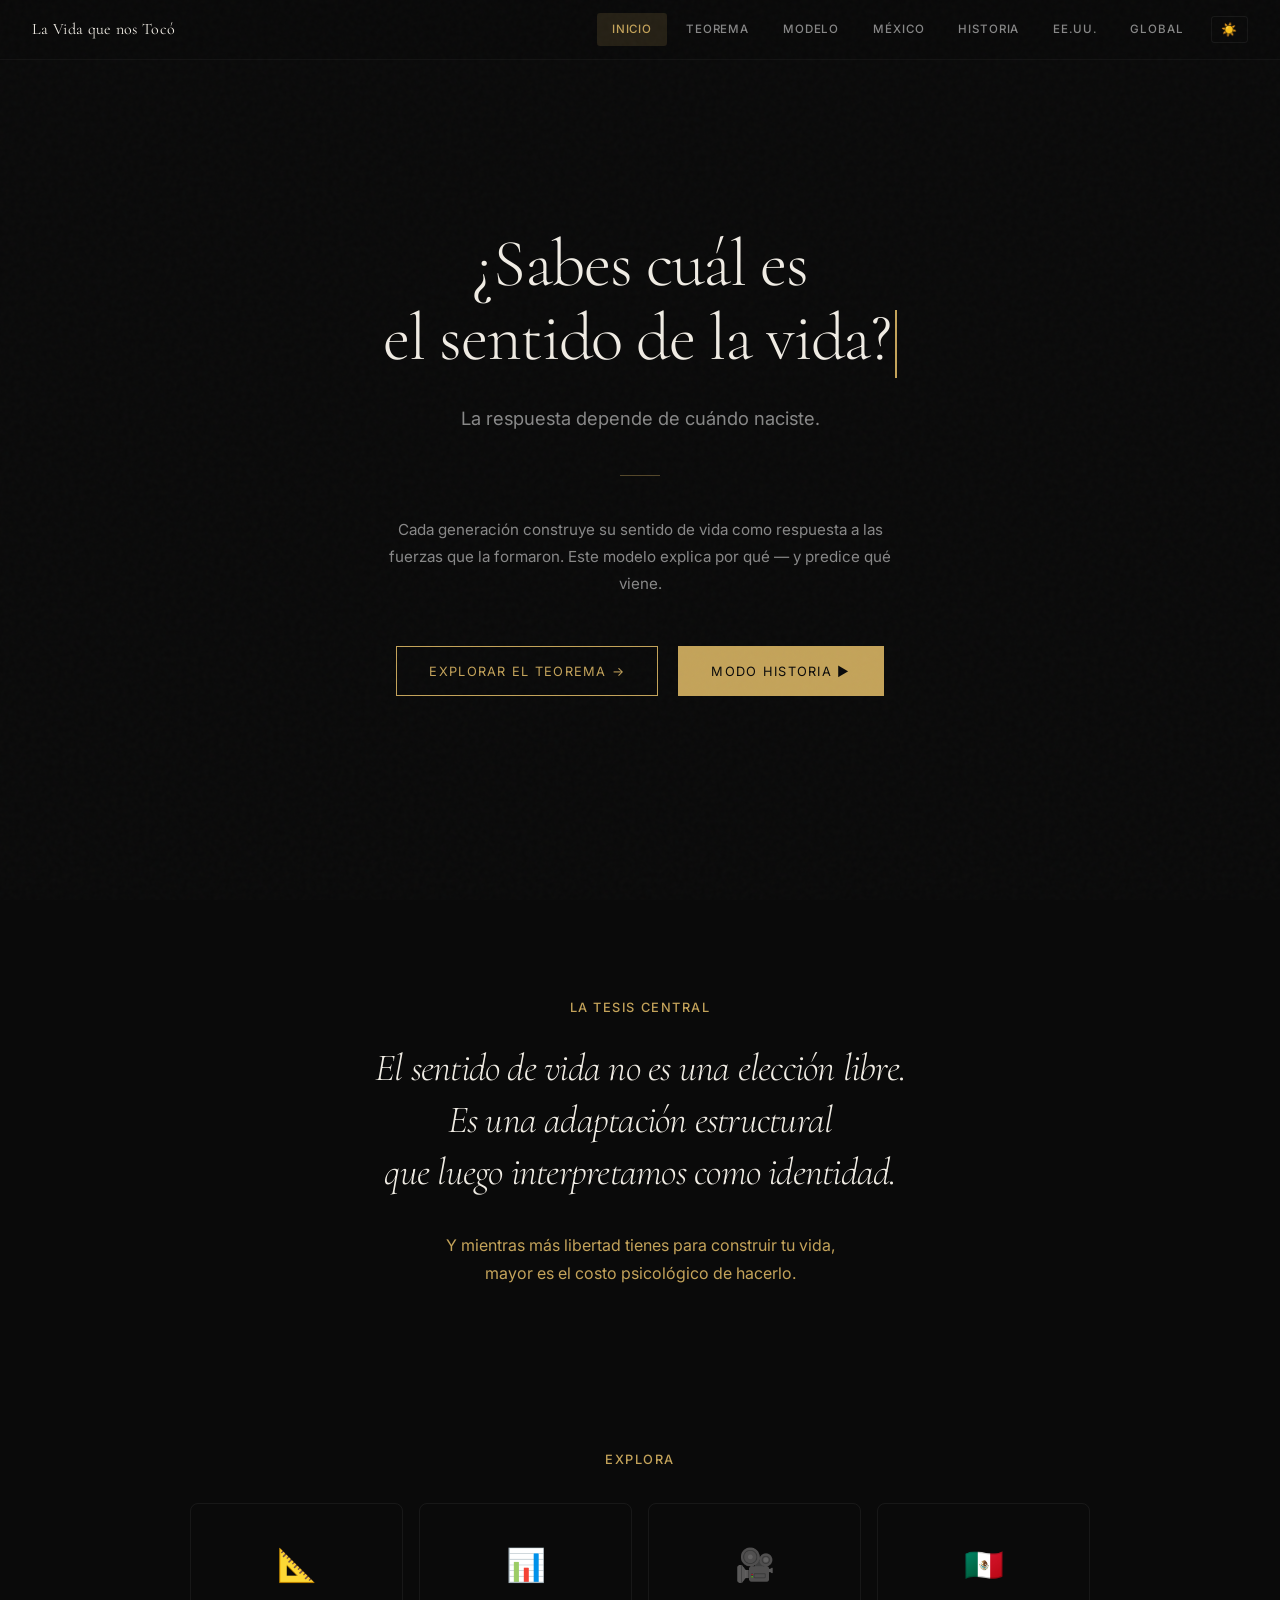
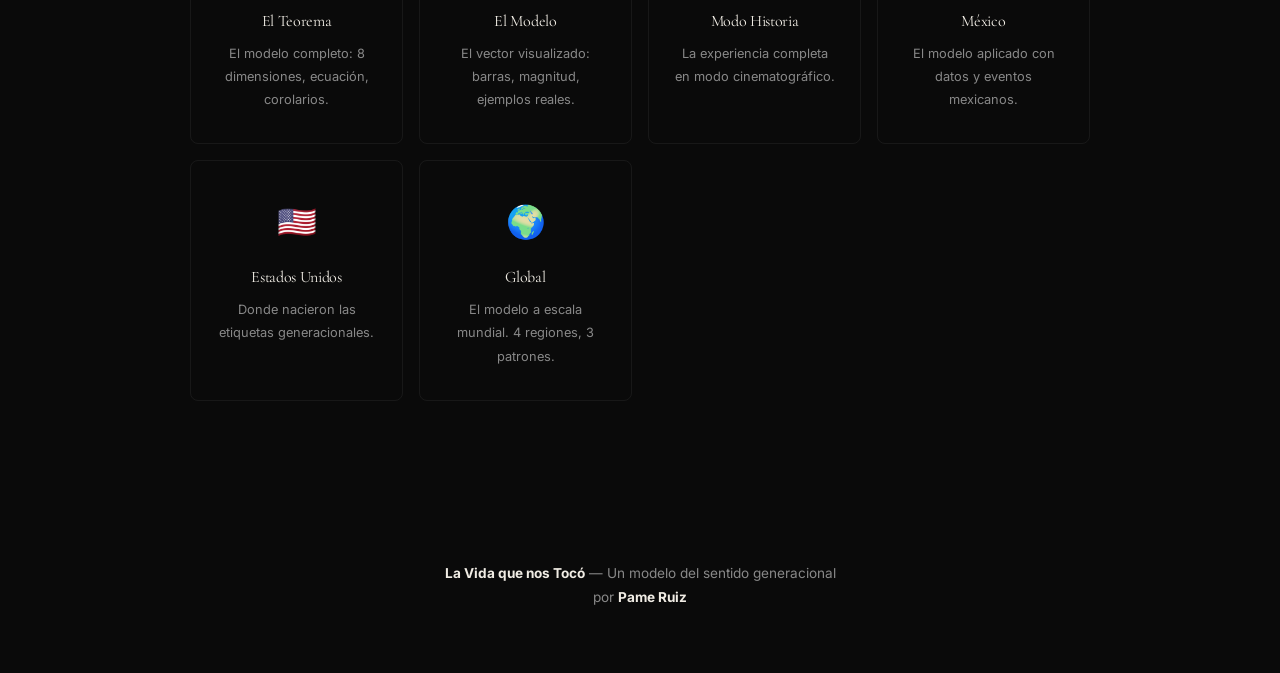
<file: index.html>
<!DOCTYPE html>
<html lang="es" data-theme="dark">
<head>
    <meta charset="UTF-8">
    <meta name="viewport" content="width=device-width, initial-scale=1.0">
    <title>La Vida que nos Tocó</title>
    <meta name="description" content="¿Sabes cuál es el sentido de la vida? La Vida que nos Tocó — Un modelo del sentido generacional.">
    <link rel="preconnect" href="https://fonts.googleapis.com">
    <link rel="preconnect" href="https://fonts.gstatic.com" crossorigin>
    <link href="https://fonts.googleapis.com/css2?family=Cormorant+Garamond:ital,wght@0,300;0,400;0,600;1,300;1,400&family=Inter:wght@300;400;500;600&display=swap" rel="stylesheet">
    <link rel="stylesheet" href="css/base.css">
</head>
<body>

    <!-- NAV -->
    <nav class="nav">
        <a href="index.html" class="nav-logo">La Vida que nos Tocó</a>
        <div class="nav-tabs">
            <a href="index.html" class="nav-tab active">Inicio</a>
            <a href="teorema.html" class="nav-tab">Teorema</a>
            <a href="modelo.html" class="nav-tab">Modelo</a>
            <a href="mexico.html" class="nav-tab">México</a>
            <a href="story.html" class="nav-tab">Historia</a>
            <a href="eeuu.html" class="nav-tab">EE.UU.</a>
            <a href="global.html" class="nav-tab">Global</a>
            <button class="theme-toggle" onclick="toggleTheme()">☀️</button>
        </div>
    </nav>

    <!-- HERO -->
    <section class="panel intro">
        <div class="content fade-in">
            <h1>¿Sabes cuál es<br>el sentido de la vida?<span class="cursor"></span></h1>
            <p class="sub">La respuesta depende de cuándo naciste.</p>
            <div class="line" style="margin:2.5rem auto;"></div>
            <p class="dim" style="max-width:520px; margin:0 auto; font-size:0.95rem; text-align:center;">Cada generación construye su sentido de vida como respuesta a las fuerzas que la formaron. Este modelo explica por qué — y predice qué viene.</p>
            <div style="text-align:center; margin-top:3rem;">
                <a href="teorema.html" class="cta">Explorar el teorema →</a>
                <a href="story.html" class="cta" style="margin-left:1rem; background:var(--gold); color:var(--black);">Modo historia ▶</a>
            </div>
        </div>
    </section>

    <!-- PREVIEW -->
    <section class="panel" style="min-height:auto; padding:6rem 2rem;">
        <div class="content fade-in" style="text-align:center;">
            <p class="small gold" style="margin-bottom:1.5rem;">La tesis central</p>
            <h2 class="serif" style="font-size:clamp(1.4rem,3.5vw,2.4rem); font-style:italic; line-height:1.35; margin-bottom:2rem;">El sentido de vida no es una elección libre.<br>Es una adaptación estructural<br>que luego interpretamos como identidad.</h2>
            <p class="gold" style="font-size:1rem;">Y mientras más libertad tienes para construir tu vida,<br>mayor es el costo psicológico de hacerlo.</p>
        </div>
    </section>

    <!-- EXPLORE -->
    <section style="padding:4rem 2rem 6rem; text-align:center;">
        <p class="small gold" style="margin-bottom:2rem;">Explora</p>
        <div class="explore-grid">
            <a href="teorema.html" class="explore-card">
                <span class="explore-icon">📐</span>
                <h3>El Teorema</h3>
                <p>El modelo completo: 8 dimensiones, ecuación, corolarios.</p>
            </a>
            <a href="modelo.html" class="explore-card">
                <span class="explore-icon">📊</span>
                <h3>El Modelo</h3>
                <p>El vector visualizado: barras, magnitud, ejemplos reales.</p>
            </a>
                        <a href="story.html" class="explore-card">
                <span class="explore-icon">🎥</span>
                <h3>Modo Historia</h3>
                <p>La experiencia completa en modo cinematográfico.</p>
            </a>
            <a href="mexico.html" class="explore-card">
                <span class="explore-icon">🇲🇽</span>
                <h3>México</h3>
                <p>El modelo aplicado con datos y eventos mexicanos.</p>
            </a>
            <a href="eeuu.html" class="explore-card">
                <span class="explore-icon">🇺🇸</span>
                <h3>Estados Unidos</h3>
                <p>Donde nacieron las etiquetas generacionales.</p>
            </a>
            <a href="global.html" class="explore-card">
                <span class="explore-icon">🌍</span>
                <h3>Global</h3>
                <p>El modelo a escala mundial. 4 regiones, 3 patrones.</p>
            </a>
        </div>
    </section>

    <!-- FOOTER -->
    <footer>
        <p><strong>La Vida que nos Tocó</strong> — Un modelo del sentido generacional<br>por <strong>Pame Ruiz</strong></p>
    </footer>

    <script src="js/main.js"></script>
</body>
</html>
</file>
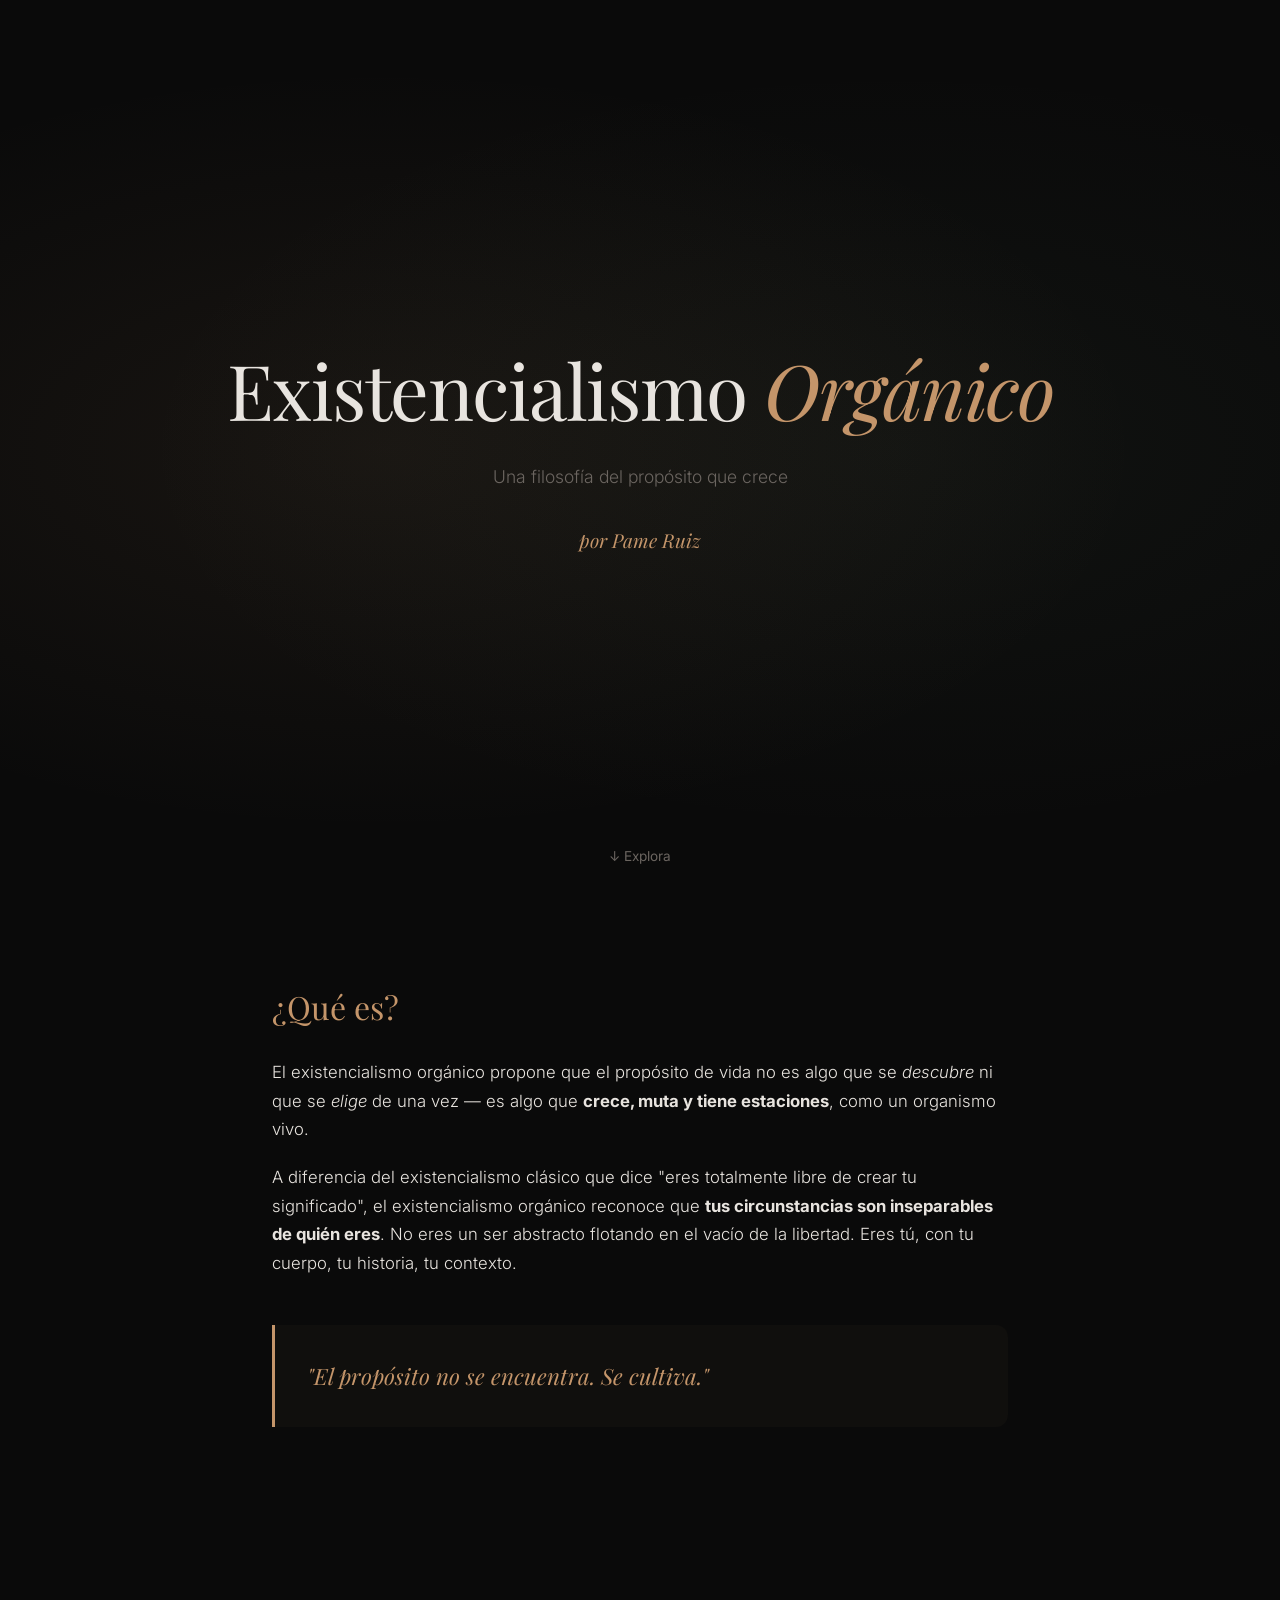
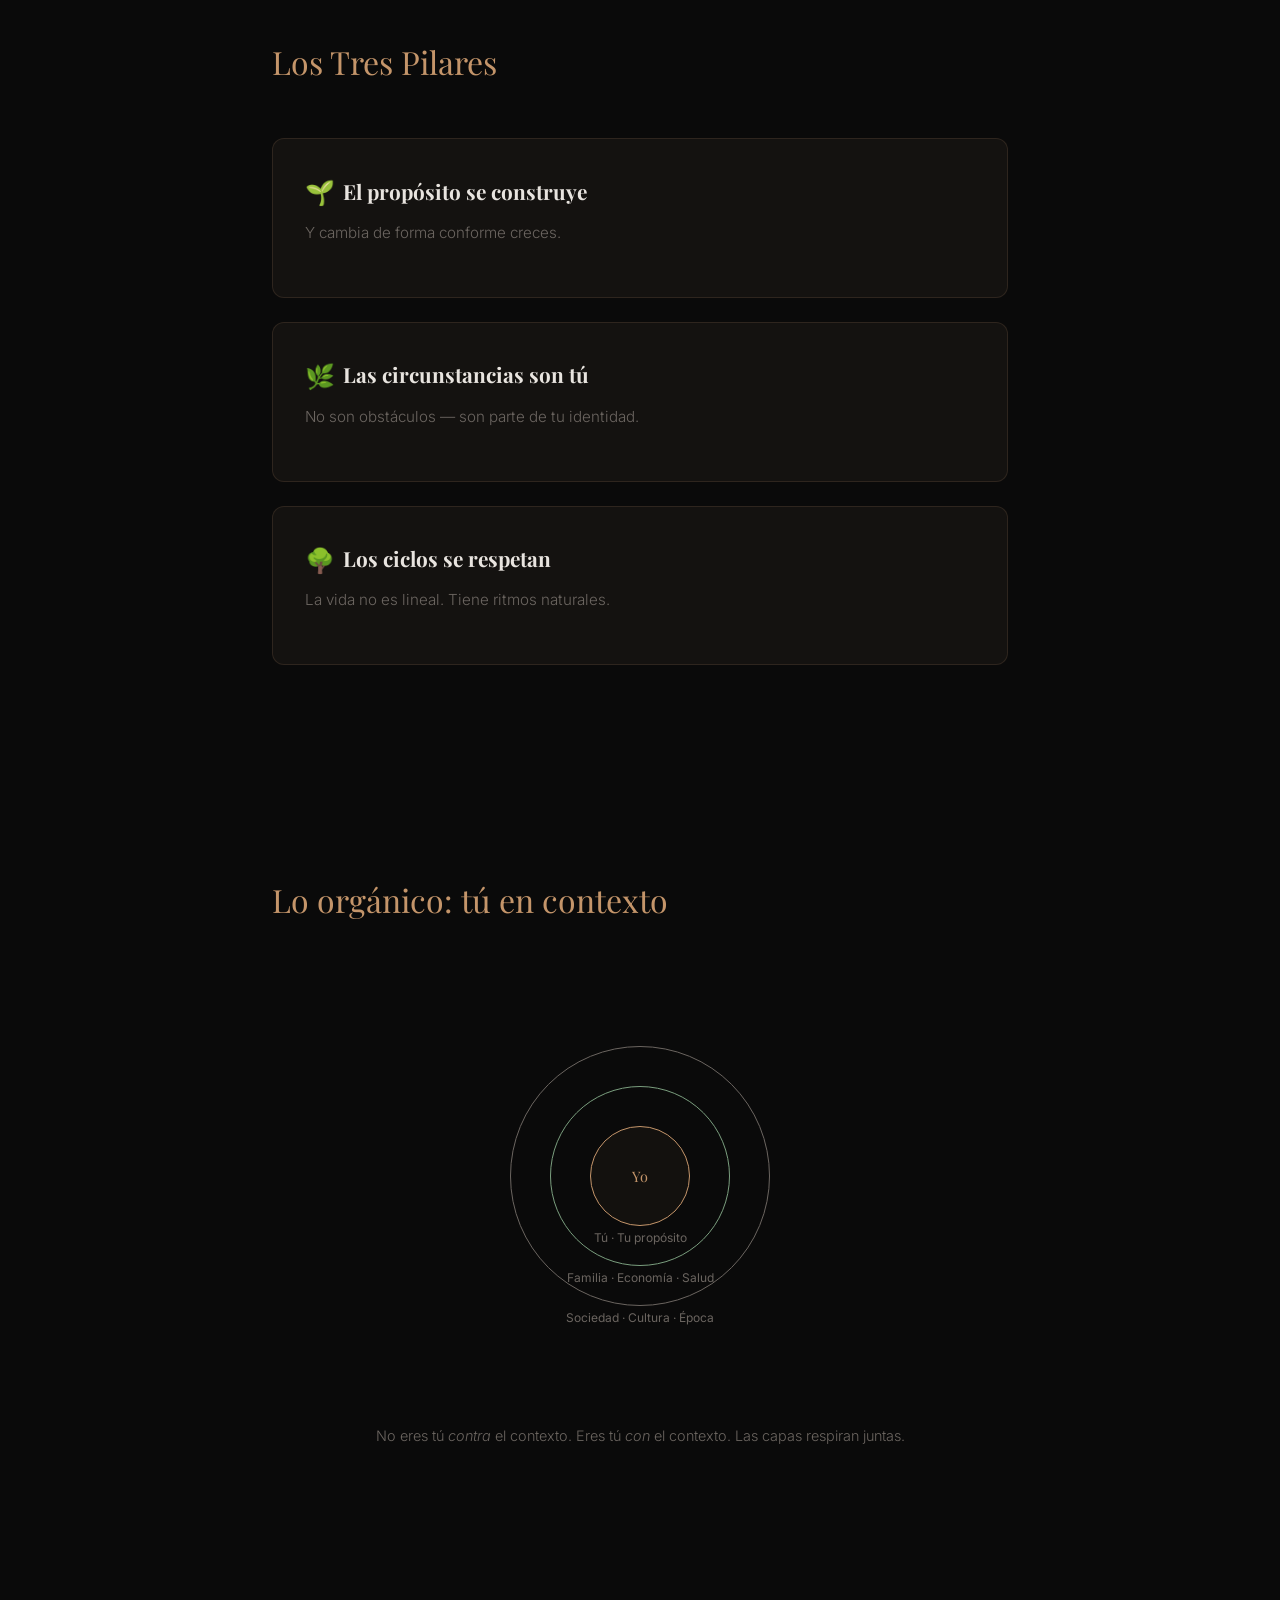
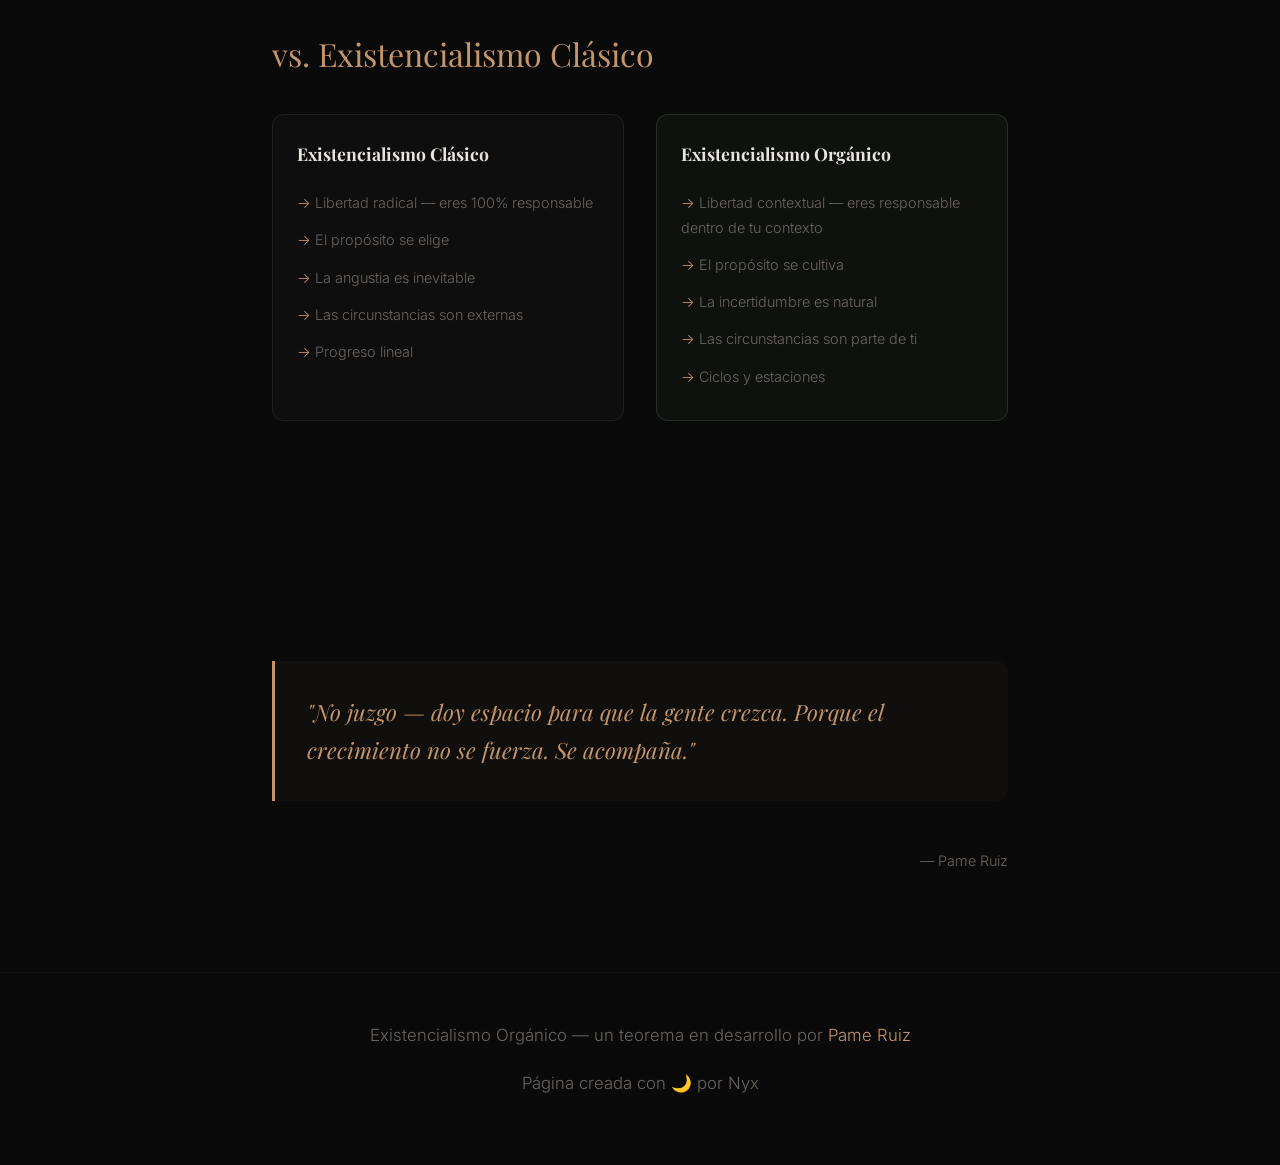
<file: filosofia/existencialismo-organico.html>
<!DOCTYPE html>
<html lang="es">
<head>
    <meta charset="UTF-8">
    <meta name="viewport" content="width=device-width, initial-scale=1.0">
    <title>Existencialismo Orgánico — Pame Ruiz</title>
    <style>
        @import url('https://fonts.googleapis.com/css2?family=Playfair+Display:ital,wght@0,400;0,700;1,400&family=Inter:wght@300;400;500&display=swap');

        * { margin: 0; padding: 0; box-sizing: border-box; }

        :root {
            --bg: #0a0a0a;
            --text: #e8e4df;
            --accent: #c4956a;
            --accent2: #7a9e7e;
            --muted: #6b6560;
            --card-bg: #141210;
        }

        body {
            font-family: 'Inter', sans-serif;
            background: var(--bg);
            color: var(--text);
            line-height: 1.7;
            overflow-x: hidden;
        }

        /* Hero */
        .hero {
            min-height: 100vh;
            display: flex;
            flex-direction: column;
            justify-content: center;
            align-items: center;
            text-align: center;
            padding: 2rem;
            position: relative;
            overflow: hidden;
        }

        .hero::before {
            content: '';
            position: absolute;
            top: 0; left: 0; right: 0; bottom: 0;
            background: radial-gradient(ellipse at 30% 50%, rgba(196,149,106,0.08) 0%, transparent 60%),
                        radial-gradient(ellipse at 70% 50%, rgba(122,158,126,0.06) 0%, transparent 60%);
        }

        .hero h1 {
            font-family: 'Playfair Display', serif;
            font-size: clamp(2.5rem, 6vw, 5rem);
            font-weight: 400;
            letter-spacing: -0.02em;
            margin-bottom: 0.5rem;
            position: relative;
        }

        .hero h1 span { color: var(--accent); font-style: italic; }

        .hero .subtitle {
            font-size: 1.1rem;
            color: var(--muted);
            font-weight: 300;
            margin-bottom: 2rem;
            position: relative;
        }

        .hero .author {
            font-family: 'Playfair Display', serif;
            font-style: italic;
            color: var(--accent);
            font-size: 1.2rem;
            position: relative;
        }

        .scroll-hint {
            position: absolute;
            bottom: 2rem;
            animation: float 2s ease-in-out infinite;
            color: var(--muted);
            font-size: 0.85rem;
        }

        @keyframes float {
            0%, 100% { transform: translateY(0); }
            50% { transform: translateY(8px); }
        }

        /* Sections */
        section {
            max-width: 800px;
            margin: 0 auto;
            padding: 5rem 2rem;
        }

        h2 {
            font-family: 'Playfair Display', serif;
            font-size: 2rem;
            font-weight: 400;
            margin-bottom: 1.5rem;
            color: var(--accent);
        }

        p {
            margin-bottom: 1.2rem;
            font-weight: 300;
            font-size: 1.05rem;
        }

        /* Pilares interactivos */
        .pilares {
            display: grid;
            grid-template-columns: 1fr;
            gap: 1.5rem;
            margin: 3rem 0;
        }

        .pilar {
            background: var(--card-bg);
            border: 1px solid rgba(196,149,106,0.15);
            border-radius: 12px;
            padding: 2rem;
            cursor: pointer;
            transition: all 0.4s ease;
            position: relative;
            overflow: hidden;
        }

        .pilar::before {
            content: '';
            position: absolute;
            top: 0; left: 0;
            width: 4px;
            height: 100%;
            background: var(--accent);
            transform: scaleY(0);
            transition: transform 0.4s ease;
        }

        .pilar:hover::before,
        .pilar.active::before {
            transform: scaleY(1);
        }

        .pilar:hover {
            border-color: rgba(196,149,106,0.4);
            transform: translateX(4px);
        }

        .pilar h3 {
            font-family: 'Playfair Display', serif;
            font-size: 1.3rem;
            margin-bottom: 0.5rem;
            display: flex;
            align-items: center;
            gap: 0.5rem;
        }

        .pilar .emoji { font-size: 1.5rem; }

        .pilar .description {
            color: var(--muted);
            font-size: 0.95rem;
            font-weight: 300;
        }

        .pilar .expanded {
            max-height: 0;
            overflow: hidden;
            transition: max-height 0.5s ease, opacity 0.3s ease;
            opacity: 0;
            margin-top: 0;
        }

        .pilar.active .expanded {
            max-height: 500px;
            opacity: 1;
            margin-top: 1rem;
        }

        .pilar .expanded p {
            font-size: 0.95rem;
            color: var(--text);
            border-left: 2px solid var(--accent2);
            padding-left: 1rem;
        }

        /* Visualización orgánica */
        .organic-viz {
            width: 100%;
            height: 400px;
            margin: 3rem 0;
            position: relative;
            display: flex;
            justify-content: center;
            align-items: center;
        }

        .tree-container {
            position: relative;
            width: 300px;
            height: 350px;
        }

        .ring {
            position: absolute;
            border-radius: 50%;
            border: 1px solid;
            display: flex;
            justify-content: center;
            align-items: center;
            animation: breathe 4s ease-in-out infinite;
        }

        .ring-1 {
            width: 100px; height: 100px;
            top: 50%; left: 50%;
            transform: translate(-50%, -50%);
            border-color: var(--accent);
            background: rgba(196,149,106,0.05);
        }

        .ring-2 {
            width: 180px; height: 180px;
            top: 50%; left: 50%;
            transform: translate(-50%, -50%);
            border-color: var(--accent2);
            animation-delay: 0.5s;
        }

        .ring-3 {
            width: 260px; height: 260px;
            top: 50%; left: 50%;
            transform: translate(-50%, -50%);
            border-color: var(--muted);
            animation-delay: 1s;
        }

        .ring-label {
            position: absolute;
            font-size: 0.75rem;
            color: var(--muted);
            white-space: nowrap;
        }

        .ring-1 .ring-label { bottom: -1.5rem; }
        .ring-2 .ring-label { bottom: -1.5rem; }
        .ring-3 .ring-label { bottom: -1.5rem; }

        @keyframes breathe {
            0%, 100% { transform: translate(-50%, -50%) scale(1); opacity: 0.7; }
            50% { transform: translate(-50%, -50%) scale(1.03); opacity: 1; }
        }

        .center-text {
            font-family: 'Playfair Display', serif;
            font-size: 0.9rem;
            color: var(--accent);
            text-align: center;
            z-index: 2;
        }

        /* Comparación */
        .comparison {
            display: grid;
            grid-template-columns: 1fr 1fr;
            gap: 2rem;
            margin: 2rem 0;
        }

        @media (max-width: 600px) {
            .comparison { grid-template-columns: 1fr; }
        }

        .comparison-card {
            padding: 1.5rem;
            border-radius: 12px;
            border: 1px solid rgba(255,255,255,0.1);
        }

        .comparison-card.traditional {
            background: rgba(100,100,100,0.05);
            border-color: rgba(100,100,100,0.2);
        }

        .comparison-card.organic {
            background: rgba(122,158,126,0.05);
            border-color: rgba(122,158,126,0.2);
        }

        .comparison-card h4 {
            font-family: 'Playfair Display', serif;
            margin-bottom: 1rem;
            font-size: 1.1rem;
        }

        .comparison-card ul {
            list-style: none;
            padding: 0;
        }

        .comparison-card li {
            padding: 0.4rem 0;
            font-size: 0.9rem;
            font-weight: 300;
            color: var(--muted);
        }

        .comparison-card li::before {
            content: '→ ';
            color: var(--accent);
        }

        /* Quote */
        blockquote {
            font-family: 'Playfair Display', serif;
            font-style: italic;
            font-size: 1.4rem;
            color: var(--accent);
            padding: 2rem;
            border-left: 3px solid var(--accent);
            margin: 3rem 0;
            background: rgba(196,149,106,0.03);
            border-radius: 0 12px 12px 0;
        }

        /* Footer */
        footer {
            text-align: center;
            padding: 3rem 2rem;
            color: var(--muted);
            font-size: 0.85rem;
            border-top: 1px solid rgba(255,255,255,0.05);
        }

        footer a { color: var(--accent); text-decoration: none; }
    </style>
</head>
<body>
    <div class="hero">
        <h1>Existencialismo <span>Orgánico</span></h1>
        <p class="subtitle">Una filosofía del propósito que crece</p>
        <p class="author">por Pame Ruiz</p>
        <div class="scroll-hint">↓ Explora</div>
    </div>

    <section>
        <h2>¿Qué es?</h2>
        <p>El existencialismo orgánico propone que el propósito de vida no es algo que se <em>descubre</em> ni que se <em>elige</em> de una vez — es algo que <strong>crece, muta y tiene estaciones</strong>, como un organismo vivo.</p>
        <p>A diferencia del existencialismo clásico que dice "eres totalmente libre de crear tu significado", el existencialismo orgánico reconoce que <strong>tus circunstancias son inseparables de quién eres</strong>. No eres un ser abstracto flotando en el vacío de la libertad. Eres tú, con tu cuerpo, tu historia, tu contexto.</p>

        <blockquote>"El propósito no se encuentra. Se cultiva."</blockquote>
    </section>

    <section>
        <h2>Los Tres Pilares</h2>
        <div class="pilares">
            <div class="pilar" onclick="togglePilar(this)">
                <h3><span class="emoji">🌱</span> El propósito se construye</h3>
                <p class="description">Y cambia de forma conforme creces.</p>
                <div class="expanded">
                    <p>Lo que te daba sentido a los 20 puede no servir a los 35. Eso no es fracaso — es crecimiento. El propósito tiene estaciones: a veces florece, a veces parece dormido. Pero incluso en invierno, las raíces siguen trabajando bajo la superficie.</p>
                </div>
            </div>
            <div class="pilar" onclick="togglePilar(this)">
                <h3><span class="emoji">🌿</span> Las circunstancias son tú</h3>
                <p class="description">No son obstáculos — son parte de tu identidad.</p>
                <div class="expanded">
                    <p>El existencialismo tradicional puede hacerte sentir culpable: "eres libre, así que si no eres feliz es tu culpa". El existencialismo orgánico dice: tu biología, tu cultura, tu economía, tu familia — todo eso es parte de ti. No tienes que "superarlo" para ser auténtico. Tienes que integrarlo.</p>
                </div>
            </div>
            <div class="pilar" onclick="togglePilar(this)">
                <h3><span class="emoji">🌳</span> Los ciclos se respetan</h3>
                <p class="description">La vida no es lineal. Tiene ritmos naturales.</p>
                <div class="expanded">
                    <p>Hay momentos de expansión y momentos de contracción. Épocas de crear y épocas de procesar. El error moderno es esperar productividad constante. Lo orgánico tiene ritmo — las hojas caen para que crezcan nuevas.</p>
                </div>
            </div>
        </div>
    </section>

    <section>
        <h2>Lo orgánico: tú en contexto</h2>
        <div class="organic-viz">
            <div class="tree-container">
                <div class="ring ring-3">
                    <span class="ring-label">Sociedad · Cultura · Época</span>
                </div>
                <div class="ring ring-2">
                    <span class="ring-label">Familia · Economía · Salud</span>
                </div>
                <div class="ring ring-1">
                    <span class="ring-label">Tú · Tu propósito</span>
                    <span class="center-text">Yo</span>
                </div>
            </div>
        </div>
        <p style="text-align:center; color: var(--muted); font-size: 0.9rem;">No eres tú <em>contra</em> el contexto. Eres tú <em>con</em> el contexto. Las capas respiran juntas.</p>
    </section>

    <section>
        <h2>vs. Existencialismo Clásico</h2>
        <div class="comparison">
            <div class="comparison-card traditional">
                <h4>Existencialismo Clásico</h4>
                <ul>
                    <li>Libertad radical — eres 100% responsable</li>
                    <li>El propósito se elige</li>
                    <li>La angustia es inevitable</li>
                    <li>Las circunstancias son externas</li>
                    <li>Progreso lineal</li>
                </ul>
            </div>
            <div class="comparison-card organic">
                <h4>Existencialismo Orgánico</h4>
                <ul>
                    <li>Libertad contextual — eres responsable dentro de tu contexto</li>
                    <li>El propósito se cultiva</li>
                    <li>La incertidumbre es natural</li>
                    <li>Las circunstancias son parte de ti</li>
                    <li>Ciclos y estaciones</li>
                </ul>
            </div>
        </div>
    </section>

    <section>
        <blockquote>"No juzgo — doy espacio para que la gente crezca. Porque el crecimiento no se fuerza. Se acompaña."</blockquote>
        <p style="text-align: right; color: var(--muted); font-size: 0.9rem;">— Pame Ruiz</p>
    </section>

    <footer>
        <p>Existencialismo Orgánico — un teorema en desarrollo por <a href="#">Pame Ruiz</a></p>
        <p style="margin-top: 0.5rem;">Página creada con 🌙 por Nyx</p>
    </footer>

    <script>
        function togglePilar(el) {
            const wasActive = el.classList.contains('active');
            document.querySelectorAll('.pilar').forEach(p => p.classList.remove('active'));
            if (!wasActive) el.classList.add('active');
        }
    </script>
</body>
</html>
</file>
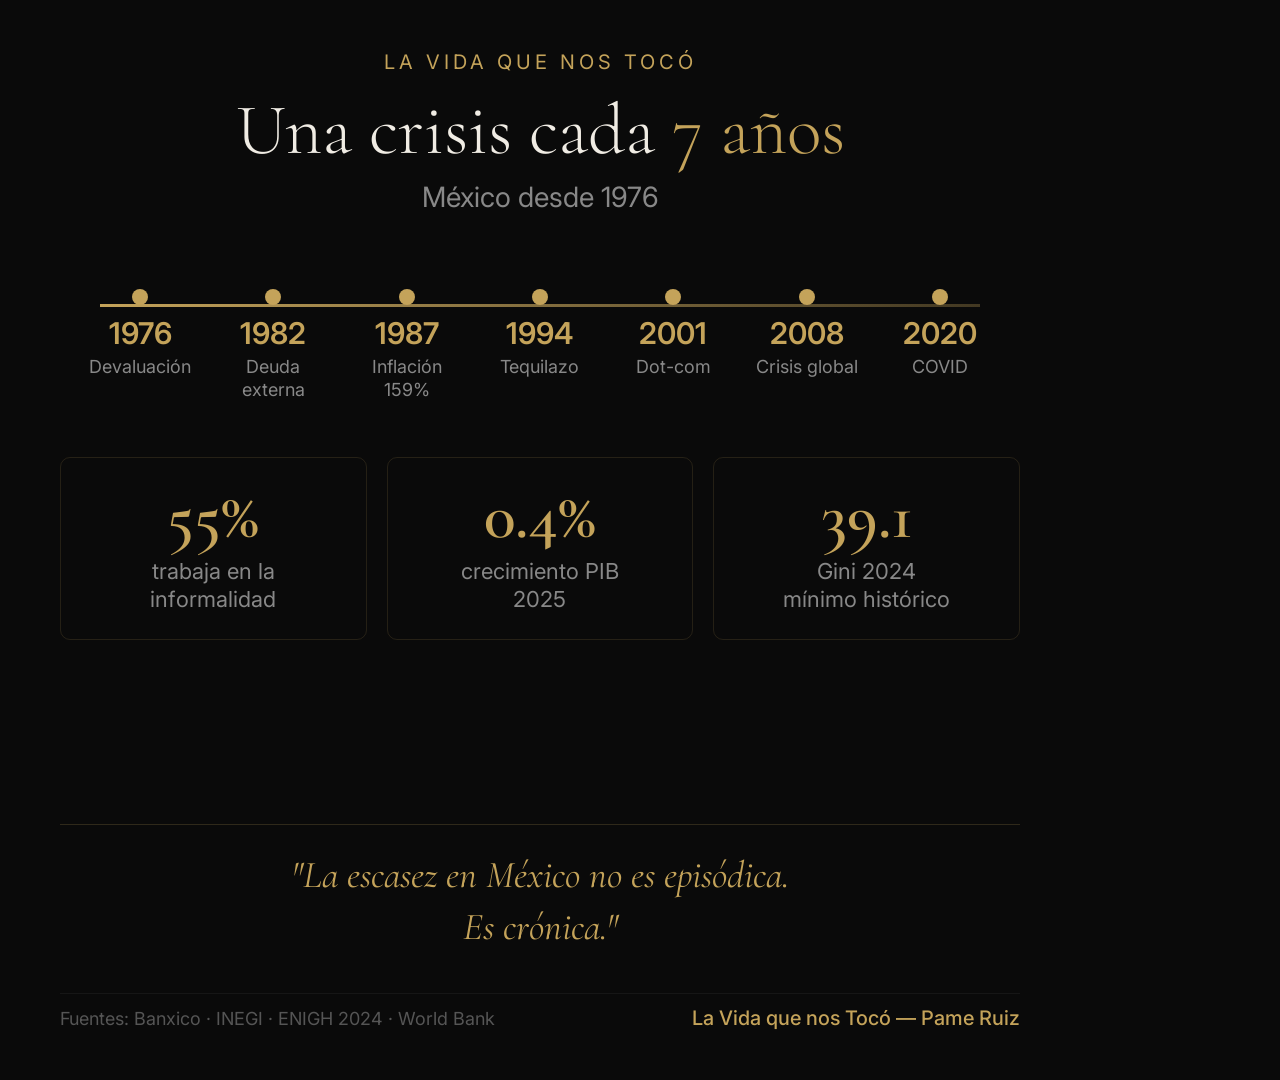
<file: posts/post-crisis.html>
<!DOCTYPE html>
<html>
<head>
    <meta charset="UTF-8">
    <style>
        @import url('https://fonts.googleapis.com/css2?family=Cormorant+Garamond:ital,wght@0,300;0,400;0,600;1,300;1,400&family=Inter:wght@300;400;500;600;700&display=swap');
        * { margin:0; padding:0; box-sizing:border-box; }
        body { width:1080px; height:1080px; background:#0a0a0a; color:#f0ece4; font-family:'Inter',sans-serif; overflow:hidden; }
        .post { width:1080px; height:1080px; padding:50px 60px; display:flex; flex-direction:column; }
        .eyebrow { font-size:20px; letter-spacing:4px; text-transform:uppercase; color:#c4a35a; margin-bottom:15px; text-align:center; }
        .title { font-family:'Cormorant Garamond',Georgia,serif; font-size:72px; font-weight:300; line-height:1.15; text-align:center; margin-bottom:8px; }
        .subtitle { font-size:28px; color:#888; text-align:center; margin-bottom:35px; }
        .gold { color:#c4a35a; }

        /* Timeline */
        .timeline { position:relative; padding:30px 0 20px; margin:10px 0; }
        .timeline-line { position:absolute; top:45px; left:40px; right:40px; height:3px; background:linear-gradient(90deg, #c4a35a, rgba(196,163,90,0.3)); }
        .timeline-items { display:flex; justify-content:space-between; padding:0 20px; position:relative; }
        .timeline-item { text-align:center; width:120px; }
        .timeline-dot { width:16px; height:16px; border-radius:50%; background:#c4a35a; margin:0 auto 10px; position:relative; z-index:1; }
        .timeline-year { font-size:30px; font-weight:600; color:#c4a35a; margin-bottom:4px; }
        .timeline-label { font-size:18px; color:#888; line-height:1.3; }

        /* Stats row */
        .stats { display:grid; grid-template-columns:1fr 1fr 1fr; gap:20px; margin:25px 0; }
        .stat { text-align:center; padding:25px 15px; border:1px solid rgba(196,163,90,0.15); border-radius:10px; }
        .stat-num { font-family:'Cormorant Garamond',serif; font-size:66px; font-weight:600; color:#c4a35a; line-height:1; }
        .stat-label { font-size:22px; color:#888; margin-top:8px; line-height:1.3; }

        .quote { text-align:center; padding:25px 30px; border-top:1px solid rgba(196,163,90,0.2); margin-top:auto; }
        .quote-text { font-family:'Cormorant Garamond',Georgia,serif; font-style:italic; font-size:38px; color:#c4a35a; line-height:1.35; }

        .footer { display:flex; justify-content:space-between; align-items:center; padding-top:12px; margin-top:15px; border-top:1px solid rgba(255,255,255,0.05); }
        .source { font-size:18px; color:#555; }
        .brand { font-size:20px; color:#c4a35a; font-weight:500; }
    </style>
</head>
<body>
<div class="post">
    <div class="eyebrow">La Vida que nos Tocó</div>
    <div class="title">Una crisis cada <span class="gold">7 años</span></div>
    <div class="subtitle">México desde 1976</div>

    <div class="timeline">
        <div class="timeline-line"></div>
        <div class="timeline-items">
            <div class="timeline-item">
                <div class="timeline-dot"></div>
                <div class="timeline-year">1976</div>
                <div class="timeline-label">Devaluación</div>
            </div>
            <div class="timeline-item">
                <div class="timeline-dot"></div>
                <div class="timeline-year">1982</div>
                <div class="timeline-label">Deuda externa</div>
            </div>
            <div class="timeline-item">
                <div class="timeline-dot"></div>
                <div class="timeline-year">1987</div>
                <div class="timeline-label">Inflación 159%</div>
            </div>
            <div class="timeline-item">
                <div class="timeline-dot"></div>
                <div class="timeline-year">1994</div>
                <div class="timeline-label">Tequilazo</div>
            </div>
            <div class="timeline-item">
                <div class="timeline-dot"></div>
                <div class="timeline-year">2001</div>
                <div class="timeline-label">Dot-com</div>
            </div>
            <div class="timeline-item">
                <div class="timeline-dot"></div>
                <div class="timeline-year">2008</div>
                <div class="timeline-label">Crisis global</div>
            </div>
            <div class="timeline-item">
                <div class="timeline-dot"></div>
                <div class="timeline-year">2020</div>
                <div class="timeline-label">COVID</div>
            </div>
        </div>
    </div>

    <div class="stats">
        <div class="stat">
            <div class="stat-num">55%</div>
            <div class="stat-label">trabaja en la<br>informalidad</div>
        </div>
        <div class="stat">
            <div class="stat-num">0.4%</div>
            <div class="stat-label">crecimiento PIB<br>2025</div>
        </div>
        <div class="stat">
            <div class="stat-num">39.1</div>
            <div class="stat-label">Gini 2024<br>mínimo histórico</div>
        </div>
    </div>

    <div class="quote">
        <div class="quote-text">"La escasez en México no es episódica.<br>Es crónica."</div>
    </div>

    <div class="footer">
        <div class="source">Fuentes: Banxico · INEGI · ENIGH 2024 · World Bank</div>
        <div class="brand">La Vida que nos Tocó — Pame Ruiz</div>
    </div>
</div>
</body>
</html>
</file>
<file: css/base.css>
:root {
    --black: #0a0a0a;
    --dark: #141414;
    --gold: #c4a35a;
    --gold-dim: rgba(196,163,90,0.15);
    --gray: #888;
    --white: #f0ece4;
    --serif: 'Cormorant Garamond', Georgia, serif;
    --sans: 'Inter', sans-serif;
    --bg: var(--black);
    --text: var(--white);
    --text-dim: var(--gray);
    --card-bg: rgba(255,255,255,0.03);
    --card-border: rgba(255,255,255,0.06);
    --transition: cubic-bezier(0.16, 1, 0.3, 1);
}

[data-theme="light"] {
    --bg: #f5f0eb;
    --text: #1a1a1a;
    --text-dim: #666;
    --dark: #f0ece4;
    --card-bg: #fff;
    --card-border: #e0d8ce;
    --gold-dim: rgba(196,163,90,0.12);
}

* { margin:0; padding:0; box-sizing:border-box; }
html { scroll-behavior:smooth; background:var(--bg); color:var(--text); transition:background 0.6s var(--transition), color 0.4s; }
body { font-family:var(--sans); line-height:1.8; -webkit-font-smoothing:antialiased; overflow-x:hidden; }

/* ===== GRAIN TEXTURE (Awwwards) ===== */
body::after {
    content:''; position:fixed; inset:0; pointer-events:none; z-index:9999; opacity:0.025;
    background-image:url("data:image/svg+xml,%3Csvg viewBox='0 0 256 256' xmlns='http://www.w3.org/2000/svg'%3E%3Cfilter id='n'%3E%3CfeTurbulence type='fractalNoise' baseFrequency='0.65' numOctaves='3' stitchTiles='stitch'/%3E%3C/filter%3E%3Crect width='100%25' height='100%25' filter='url(%23n)'/%3E%3C/svg%3E");
}

/* ===== NAV ===== */
.nav { position:fixed; top:0; left:0; right:0; z-index:100; display:flex; align-items:center; justify-content:space-between; padding:0.8rem 2rem; background:rgba(10,10,10,0.85); backdrop-filter:blur(20px) saturate(1.5); border-bottom:1px solid rgba(255,255,255,0.04); transition:all 0.4s; }
[data-theme="light"] .nav { background:rgba(245,240,235,0.85); border-bottom:1px solid rgba(0,0,0,0.06); }
.nav-logo { font-family:var(--serif); font-size:1rem; color:var(--text); text-decoration:none; letter-spacing:0.02em; transition:color 0.3s; }
.nav-logo:hover { color:var(--gold); }
.nav-tabs { display:flex; gap:0.3rem; align-items:center; }
.nav-tab { padding:0.4rem 0.9rem; font-size:0.72rem; letter-spacing:0.08em; text-transform:uppercase; color:var(--text-dim); text-decoration:none; border-radius:3px; transition:all 0.3s var(--transition); font-weight:500; position:relative; }
.nav-tab::after { content:''; position:absolute; bottom:2px; left:50%; width:0; height:1px; background:var(--gold); transition:all 0.3s var(--transition); transform:translateX(-50%); }
.nav-tab:hover { color:var(--text); }
.nav-tab:hover::after { width:60%; }
.nav-tab.active { color:var(--gold); background:var(--gold-dim); }
.nav-tab.active::after { width:0; }
.nav-tab.disabled { opacity:0.35; pointer-events:none; }
.soon { font-size:0.6rem; opacity:0.6; }

/* Theme toggle */
.theme-toggle { background:none; border:1px solid var(--card-border); color:var(--text-dim); padding:0.3rem 0.6rem; border-radius:3px; cursor:pointer; font-size:0.8rem; margin-left:0.5rem; transition:all 0.3s; }
.theme-toggle:hover { color:var(--gold); border-color:var(--gold); transform:scale(1.1); }

@media(max-width:700px) { .nav { flex-direction:column; gap:0.5rem; padding:0.6rem 1rem; } .nav-tabs { flex-wrap:wrap; justify-content:center; } }

/* ===== LAYOUT ===== */
.panel { min-height:100vh; display:flex; align-items:center; justify-content:center; padding:6rem 2rem 4rem; }
.content { max-width:720px; width:100%; }
.container { max-width:800px; margin:0 auto; padding:0 2rem; }

/* ===== TYPOGRAPHY ===== */
.serif { font-family:var(--serif); }
.gold { color:var(--gold); }
.dim { color:var(--text-dim); }
.small { font-size:0.8rem; letter-spacing:0.12em; text-transform:uppercase; font-weight:500; }
h1,h2,h3 { font-family:var(--serif); font-weight:300; letter-spacing:-0.02em; }

/* ===== INTRO ===== */
.intro h1 { font-size:clamp(2.2rem,6vw,4.2rem); line-height:1.1; margin-bottom:1.5rem; text-align:center; }
.intro .sub { font-size:1.15rem; color:var(--text-dim); text-align:center; }
.cursor { display:inline-block; width:2px; height:1em; background:var(--gold); margin-left:4px; animation:blink 1s infinite; vertical-align:text-bottom; }
@keyframes blink { 0%,50%{opacity:1} 51%,100%{opacity:0} }

/* ===== DIVIDERS ===== */
.line { width:40px; height:1px; background:var(--gold); margin:2rem auto; opacity:0.4; }

/* ===== CTA BUTTONS (with micro-interaction) ===== */
.cta { display:inline-block; padding:0.8rem 2rem; border:1px solid var(--gold); color:var(--gold); text-decoration:none; font-size:0.8rem; letter-spacing:0.1em; text-transform:uppercase; transition:all 0.4s var(--transition); position:relative; overflow:hidden; }
.cta::before { content:''; position:absolute; top:0; left:-100%; width:100%; height:100%; background:var(--gold); transition:left 0.4s var(--transition); z-index:-1; }
.cta:hover { color:var(--black); }
.cta:hover::before { left:0; }
.cta:active { transform:scale(0.97); }

/* ===== EXPLORE GRID ===== */
.explore-grid { display:grid; grid-template-columns:repeat(auto-fill,minmax(200px,1fr)); gap:1rem; max-width:900px; margin:0 auto; }
.explore-card { display:block; padding:2rem 1.5rem; border:1px solid var(--card-border); border-radius:8px; text-decoration:none; color:var(--text); text-align:center; transition:all 0.4s var(--transition); }
.explore-card:hover { border-color:var(--gold); background:var(--gold-dim); transform:translateY(-4px); }
.explore-card .explore-icon { font-size:2rem; display:block; margin-bottom:0.8rem; transition:transform 0.4s var(--transition); }
.explore-card:hover .explore-icon { transform:scale(1.15); }
.explore-card h3 { font-size:1rem; font-weight:400; margin-bottom:0.4rem; }
.explore-card p { font-size:0.8rem; color:var(--text-dim); }
.disabled-card { opacity:0.3; pointer-events:none; }

/* ===== EQUATION BOX ===== */
.eq-display { font-family:'Courier New',monospace; font-size:clamp(0.8rem,2vw,1.05rem); text-align:center; padding:1.5rem; border:1px solid rgba(196,163,90,0.2); margin:1.5rem 0; color:var(--gold); letter-spacing:0.03em; overflow-x:auto; border-radius:4px; background:rgba(196,163,90,0.03); }

/* ===== VARIABLE GRID ===== */
.var-grid { display:grid; grid-template-columns:1fr 1fr; gap:2rem; margin-top:2rem; }
@media(max-width:600px) { .var-grid { grid-template-columns:1fr; } }
.var-group h3 { font-size:0.72rem; text-transform:uppercase; letter-spacing:0.15em; color:var(--gold); margin-bottom:1rem; font-family:var(--sans); font-weight:500; }
.var-group ul { list-style:none; }
.var-group li { padding:0.4rem 0; font-size:0.9rem; color:var(--text-dim); border-bottom:1px solid var(--card-border); transition:color 0.2s; }
.var-group li:hover { color:var(--text); }
.var-group li strong { color:var(--text); margin-right:0.3rem; }

/* ===== DIMENSIONS GRID ===== */
.dimensions { display:grid; grid-template-columns:repeat(4,1fr); gap:1px; margin:2.5rem 0; background:rgba(255,255,255,0.05); border-radius:6px; overflow:hidden; }
[data-theme="light"] .dimensions { background:rgba(0,0,0,0.05); }
@media(max-width:600px) { .dimensions { grid-template-columns:repeat(2,1fr); } }
.dim-cell { padding:1.8rem 1rem; text-align:center; background:var(--bg); transition:all 0.4s var(--transition); }
.dim-cell:hover { background:var(--gold-dim); transform:scale(1.03); }
.dim-cell .icon { font-size:1.5rem; margin-bottom:0.4rem; transition:transform 0.3s; }
.dim-cell:hover .icon { transform:scale(1.2); }
.dim-cell .name { font-family:var(--serif); font-size:1rem; }
.dim-cell .desc { font-size:0.7rem; color:var(--text-dim); margin-top:0.3rem; }

/* ===== TERM CARDS ===== */
.term-card { margin-bottom:2.5rem; padding:2rem; border:1px solid var(--card-border); border-radius:8px; background:var(--card-bg); transition:all 0.4s var(--transition); }
.term-card:hover { border-color:rgba(196,163,90,0.2); transform:translateY(-2px); }
.term-card h3 { font-family:var(--serif); font-size:1.35rem; font-weight:400; color:var(--gold); margin-bottom:0.8rem; }
.term-card p { font-size:0.95rem; color:var(--text-dim); margin-bottom:0.6rem; }

/* ===== COROLARIOS ===== */
.corolario { margin-bottom:3rem; }
.corolario .num { font-family:var(--serif); font-size:2.5rem; color:rgba(196,163,90,0.2); font-weight:600; line-height:1; }
.corolario h3 { font-size:1.3rem; margin:0.3rem 0 0.8rem; font-weight:400; }
.corolario p { font-size:0.95rem; color:var(--text-dim); margin-bottom:0.8rem; }
.corolario blockquote { font-family:var(--serif); font-style:italic; font-size:1.1rem; color:var(--gold); padding-left:1rem; border-left:2px solid rgba(196,163,90,0.3); transition:border-color 0.3s; }
.corolario:hover blockquote { border-left-color:var(--gold); }

/* ===== ACCORDION ===== */
.accordion { margin-bottom:1.5rem; border:1px solid var(--card-border); border-radius:8px; overflow:hidden; transition:all 0.4s var(--transition); }
.accordion:hover { border-color:rgba(196,163,90,0.3); }
.accordion-header { display:flex; align-items:center; justify-content:space-between; padding:1.5rem 2rem; cursor:pointer; background:var(--card-bg); transition:background 0.3s; user-select:none; }
.accordion-header:hover { background:var(--gold-dim); }
.accordion-header .gen-left { flex:1; }
.accordion-header .gen-period { font-size:0.7rem; text-transform:uppercase; letter-spacing:0.12em; color:var(--gold); margin-bottom:0.2rem; }
.accordion-header h3 { font-family:var(--serif); font-size:1.4rem; font-weight:400; margin:0; line-height:1.3; }
.accordion-header .gen-narrative { font-family:var(--serif); font-style:italic; font-size:0.95rem; color:var(--gold); margin-top:0.3rem; }
.accordion-arrow { font-size:1.2rem; color:var(--gold); transition:transform 0.4s var(--transition); flex-shrink:0; margin-left:1rem; }
.accordion.open .accordion-arrow { transform:rotate(180deg); }
.accordion-body { max-height:0; overflow:hidden; transition:max-height 0.6s var(--transition), padding 0.4s; padding:0 2rem; }
.accordion.open .accordion-body { max-height:1200px; padding:1rem 2rem 2rem; }
.accordion-body .gen-context { font-size:0.88rem; color:var(--text-dim); margin-bottom:0.5rem; line-height:1.6; }
.accordion-body .gen-context strong { color:var(--text); }
.gen-vector { display:flex; flex-wrap:wrap; gap:0.5rem; margin-top:1.2rem; }
.gen-tag { padding:0.3rem 0.7rem; font-size:0.72rem; border-radius:20px; font-weight:500; transition:transform 0.2s; }
.gen-tag:hover { transform:scale(1.05); }
.gen-tag.high { background:rgba(196,163,90,0.2); color:var(--gold); }
.gen-tag.low { background:var(--card-bg); color:var(--text-dim); border:1px solid var(--card-border); }

/* ===== TIMELINE ===== */
.timeline-bar { display:flex; justify-content:space-between; align-items:center; margin:2rem 0 3rem; padding:0 0.5rem; position:relative; }
.timeline-bar::before { content:''; position:absolute; top:50%; left:0; right:0; height:2px; background:linear-gradient(90deg, var(--gold), rgba(196,163,90,0.2)); transform:translateY(-50%); z-index:0; }
.timeline-dot { position:relative; z-index:1; text-align:center; }
.timeline-dot .dot { width:12px; height:12px; border-radius:50%; background:var(--gold); margin:0 auto 0.3rem; transition:transform 0.3s var(--transition); }
.timeline-dot:hover .dot { transform:scale(1.5); }
.timeline-dot .year { font-size:0.65rem; color:var(--text-dim); letter-spacing:0.05em; }

/* ===== INSIGHT BOX ===== */
.insight-box { border:1px solid var(--gold); padding:2.5rem; margin:3rem 0; text-align:center; border-radius:8px; transition:all 0.4s var(--transition); }
.insight-box:hover { background:rgba(196,163,90,0.03); }
.insight-box h3 { font-family:var(--serif); font-size:1.3rem; font-weight:400; margin-bottom:1rem; }
.insight-box p { font-size:0.95rem; color:var(--text-dim); }
.insight-box .insight-key { font-family:var(--serif); font-style:italic; font-size:1.15rem; color:var(--gold); margin-top:1rem; }

/* ===== FOOTER ===== */
footer { text-align:center; padding:4rem 2rem; font-size:0.85rem; color:var(--text-dim); }
footer strong { color:var(--text); }

/* ===== FADE IN (enhanced) ===== */
.fade-in { opacity:0; transform:translateY(40px); transition:opacity 0.8s var(--transition), transform 1s var(--transition); }
.fade-in.visible { opacity:1; transform:translateY(0); }

/* ===== SELECTION ===== */
::selection { background:var(--gold); color:var(--black); }

/* ===== SMOOTH SCROLL ===== */
@media (prefers-reduced-motion: reduce) {
    *, *::before, *::after { animation-duration:0.01ms !important; transition-duration:0.01ms !important; }
}

@media(max-width:600px) {
    .accordion-header { padding:1.2rem 1.2rem; }
    .accordion-body { padding:0 1.2rem; }
    .accordion.open .accordion-body { padding:0.8rem 1.2rem 1.5rem; }
    .panel { padding:5rem 1.2rem 3rem; }
    .intro h1 { font-size:2rem; }
    .explore-grid { grid-template-columns:1fr 1fr; gap:0.8rem; }
    .var-grid { grid-template-columns:1fr; }
    .dimensions { grid-template-columns:repeat(2,1fr); }
    .nav-tabs { gap:0.2rem; }
    .nav-tab { padding:0.3rem 0.5rem; font-size:0.65rem; }
    .eq-display { font-size:0.75rem; padding:1rem; }
    .cta { padding:0.6rem 1.5rem; font-size:0.75rem; }
}
</file>
